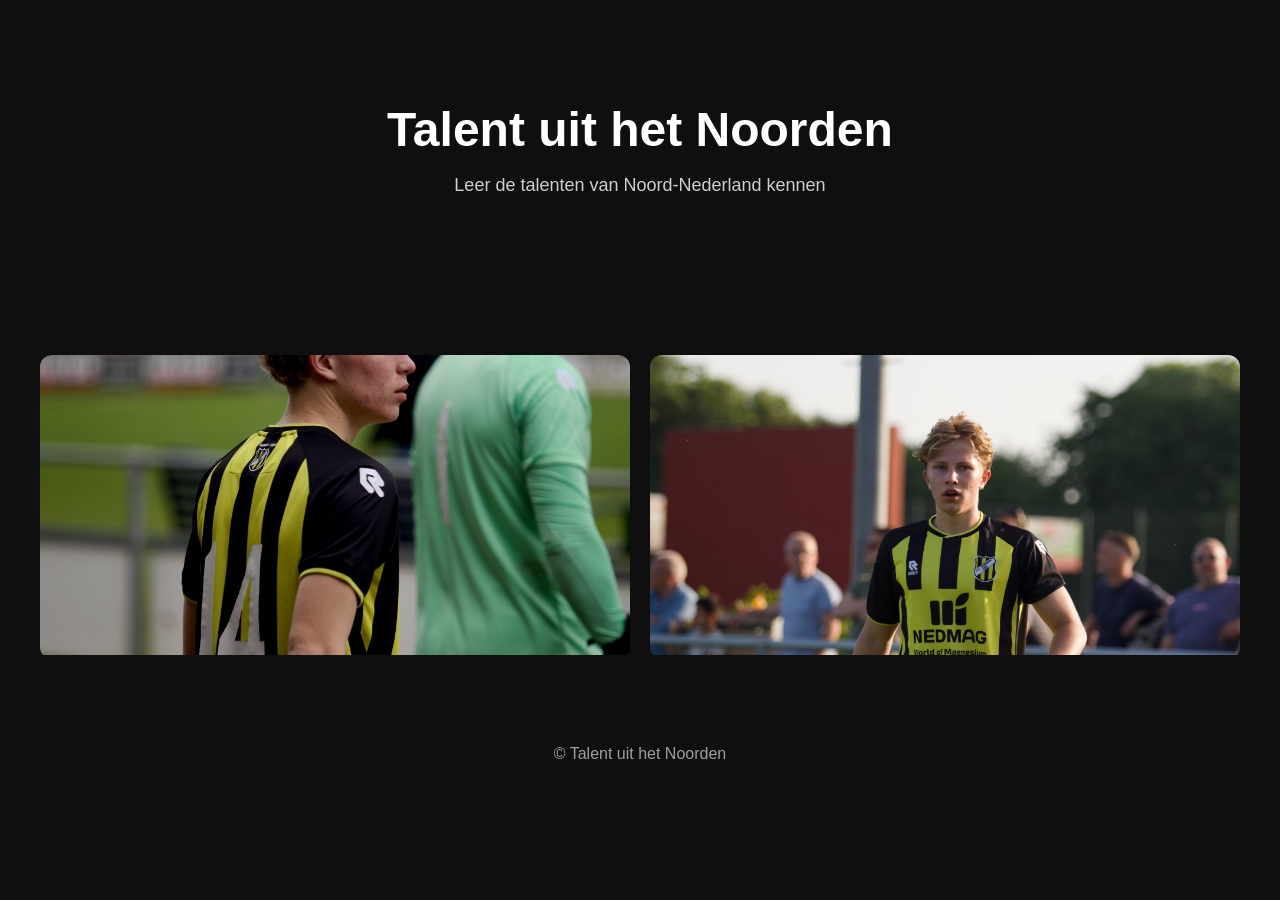
<file: index.html>
<!DOCTYPE html>
<html>
<head>
    <title></title>
   <meta name="viewport" content="width=device-width, initial-scale=1.0">
    <link rel="stylesheet" href="style.css">
</head>
<body>

    <header class="hero">
  <h1>Talent uit het Noorden</h1>
  <p>Leer de talenten van Noord-Nederland kennen</p>
</header>

<section class="players">

  <a href="melvin.html" class="player-card">
    <img src="melvinindex.jpg" alt="Melvin">
    <div class="name">Melvin Tehubijuluw</div>
  </a>

  <a href="leon.html" class="player-card">
    <img src="leonindex.jpg" alt="Leon">
    <div class="name">Leon Tehubijuluw</div>
  </a>

</section>

<footer>
  <p>© Talent uit het Noorden</p>
</footer>

</body>
</html>
</file>
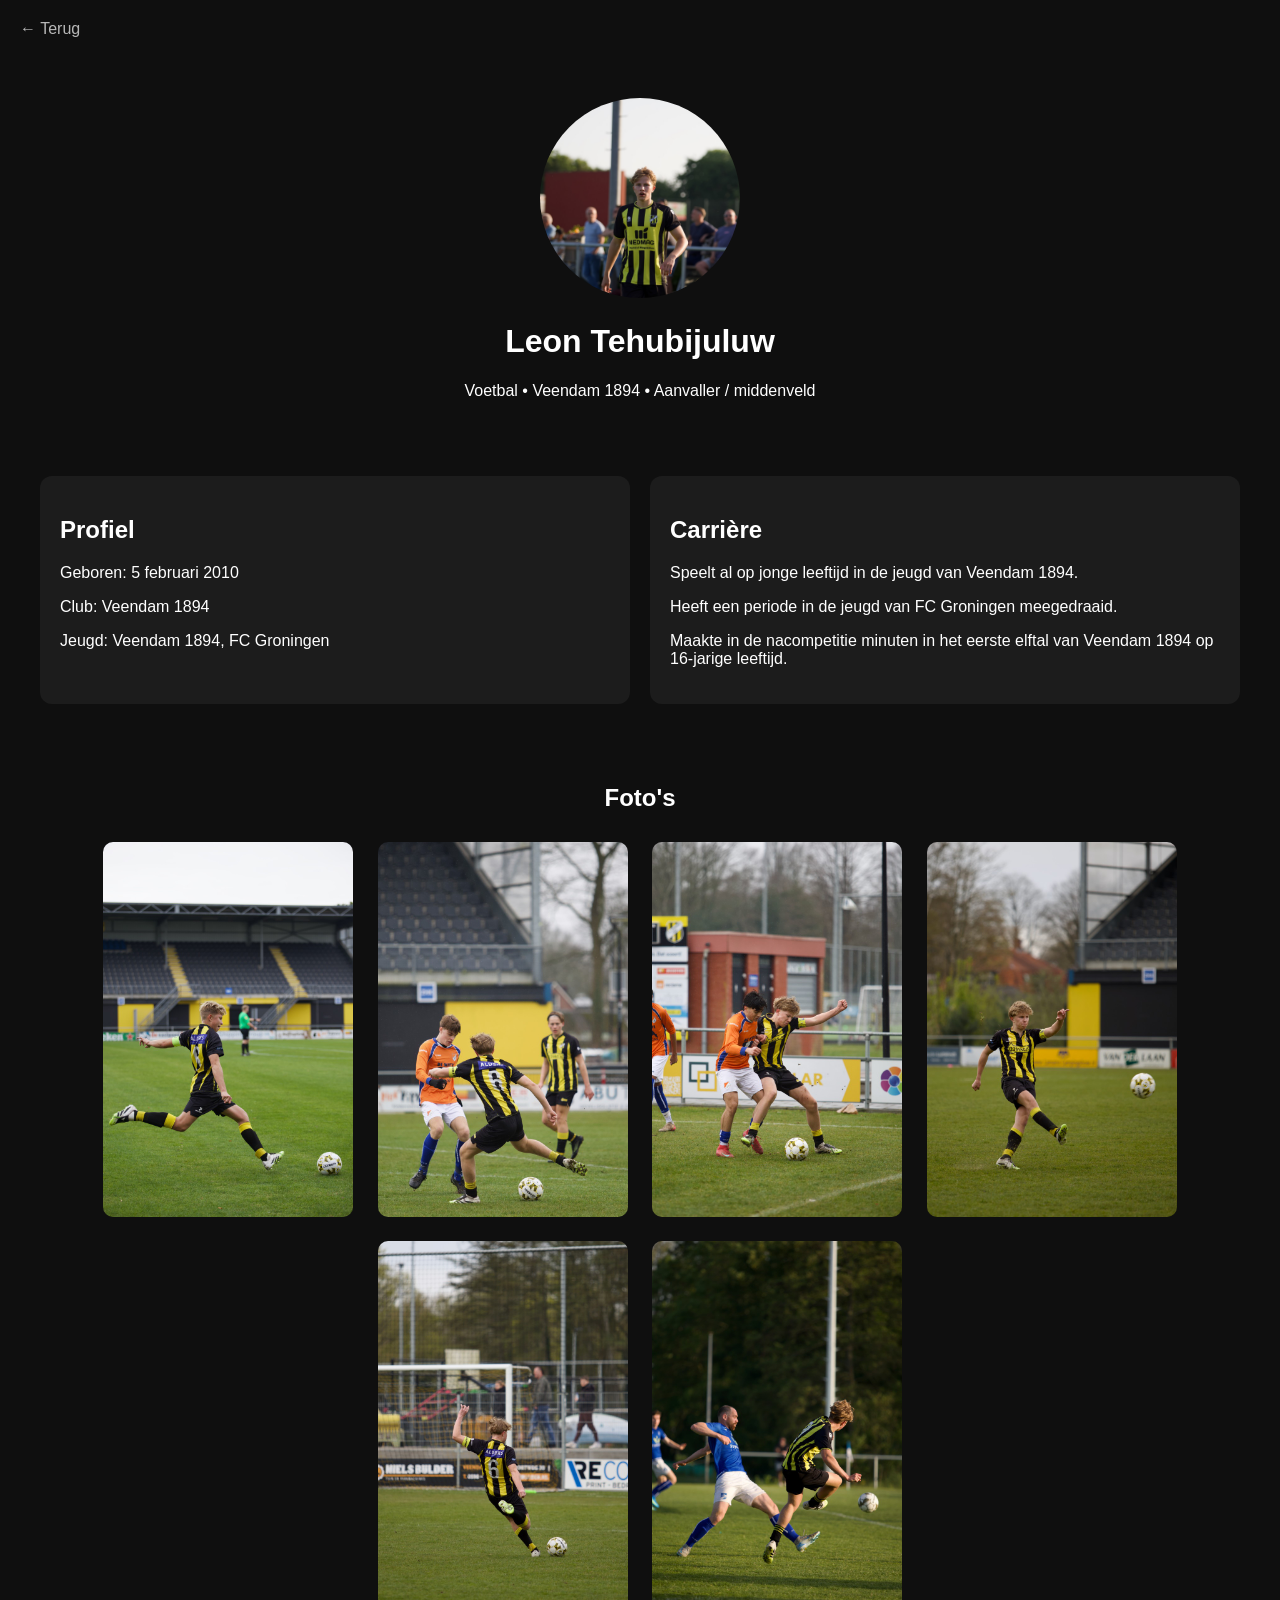
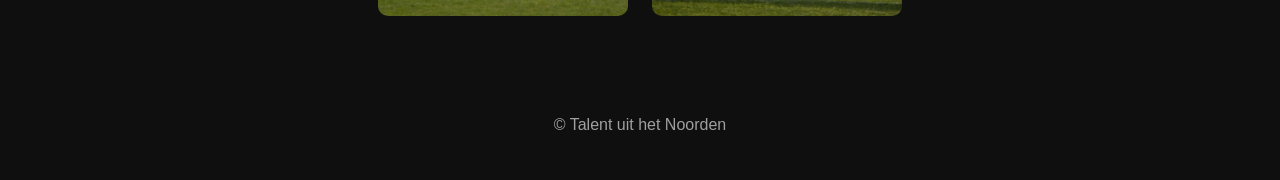
<file: leon.html>
<!DOCTYPE html>
<html>
<head>
    <title></title>
    <meta name="viewport" content="width=device-width, initial-scale=1.0">
    <title>Leon Tehubijuluw | Talent uit het Noorden</title>
    <link rel="stylesheet" href="style.css">
</head>
<body>

  
<a href="index.html" class="back">← Terug</a>

<header class="player-hero">
  <img src="leonindex.jpg" alt="Leon">
  <h1>Leon Tehubijuluw</h1>
  <p>Voetbal • Veendam 1894 • Aanvaller / middenveld</p>
</header>

<section class="info">

  <div class="box">
    <h2>Profiel</h2>
    <p>Geboren: 5 februari 2010</p>
    <p>Club: Veendam 1894</p>
    <p>Jeugd: Veendam 1894, FC Groningen</p>
  </div>

  <div class="box">
    <h2>Carrière</h2>
    <p>Speelt al op jonge leeftijd in de jeugd van Veendam 1894.</p>
    <p>Heeft een periode in de jeugd van FC Groningen meegedraaid.</p>
    <p>Maakte in de nacompetitie minuten in het eerste elftal van Veendam 1894 op 16-jarige leeftijd.</p>
  </div>

</section>

<section class="gallery">
  <h2>Foto's</h2>
  <img src="leonschot.jpg">
  <img src="leon1.jpg">
  <img src="leon2.jpg">
  <img src="leon3.jpg">
  <img src="leon4.jpg">
  <img src="leon5.jpg">
</section>

<footer>
  <p>© Talent uit het Noorden</p>
</footer> 

</body>
</html>
</file>
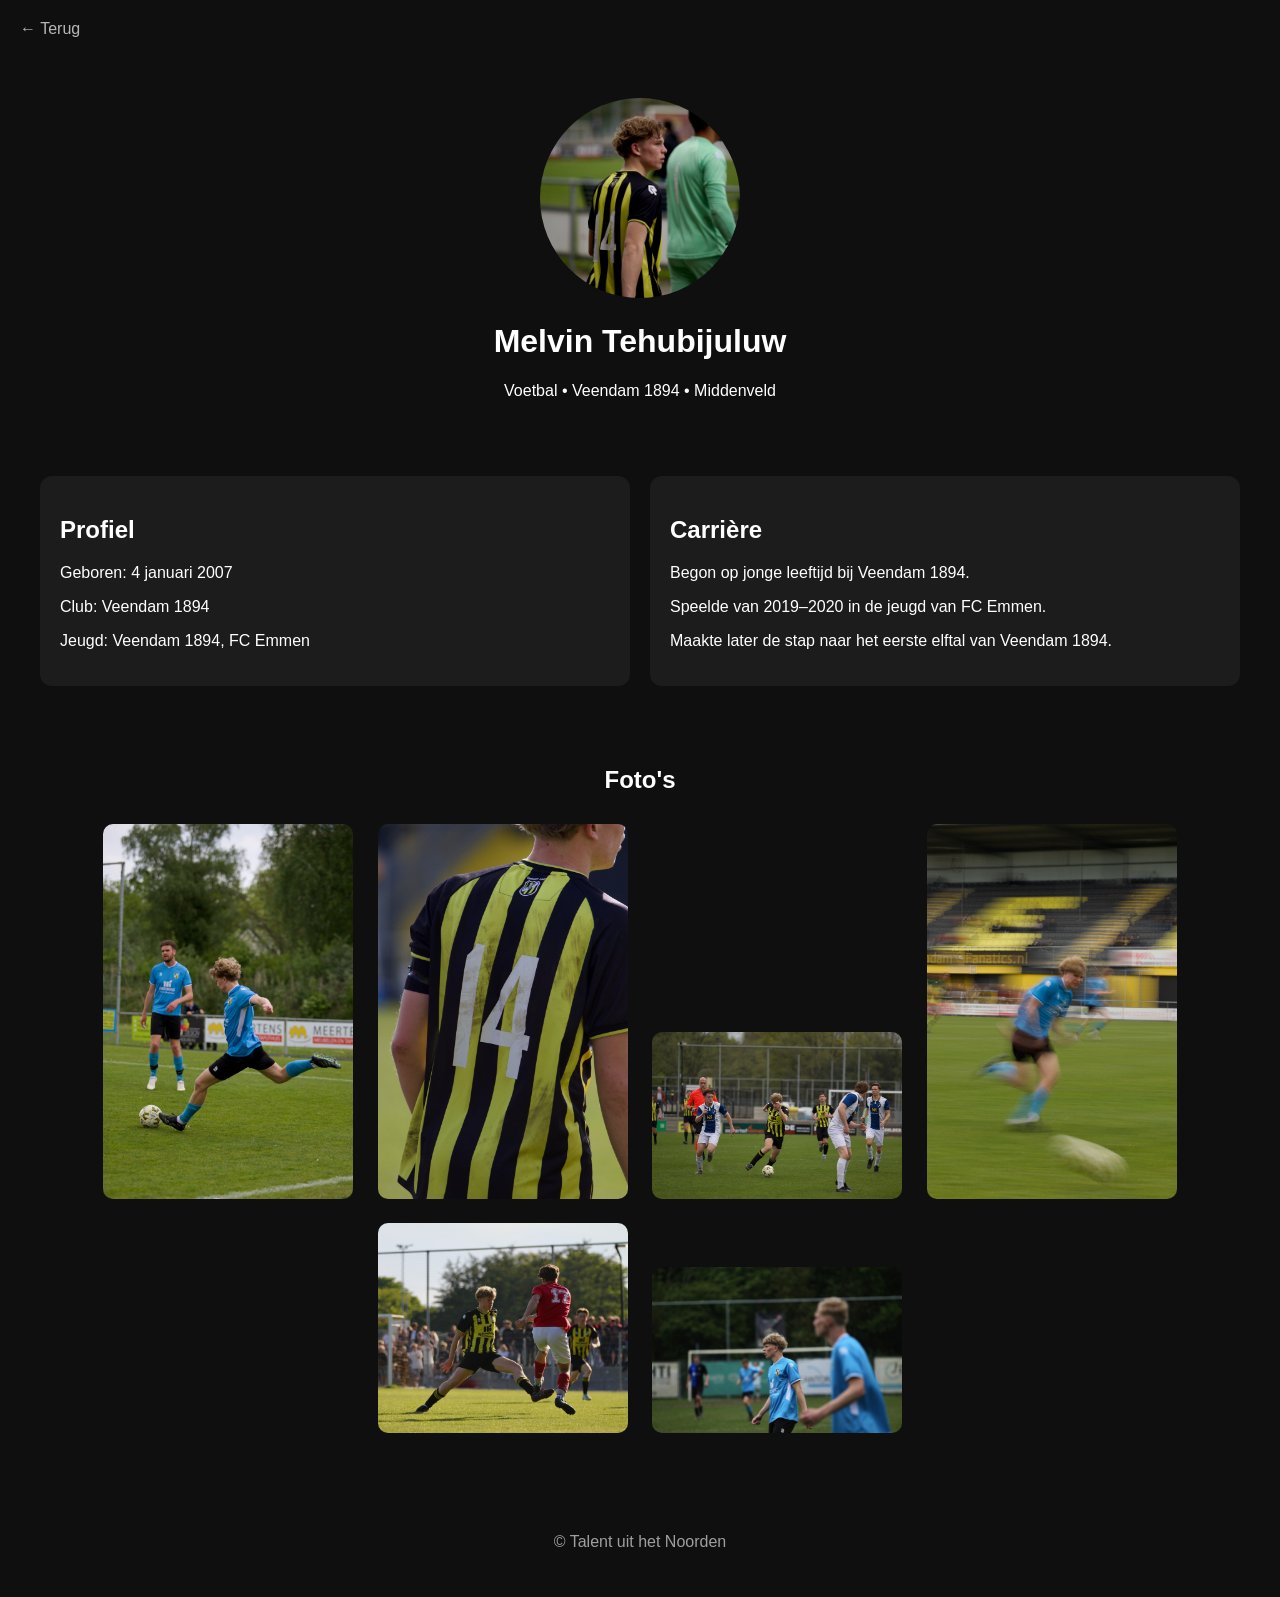
<file: melvin.html>
<!DOCTYPE html>
<html>
<head>
    <title></title>
    <meta name="viewport" content="width=device-width, initial-scale=1.0">
      <title>Melvin Tehubijuluw | Talent uit het Noorden</title>
    <link rel="stylesheet" href="style.css">
</head>
<body>

  <a href="index.html" class="back">← Terug</a>

<header class="player-hero">
  <img src="melvinindex.jpg" alt="Melvin">
  <h1>Melvin Tehubijuluw</h1>
  <p>Voetbal • Veendam 1894 • Middenveld</p>
</header>

<section class="info">

  <div class="box">
    <h2>Profiel</h2>
    <p>Geboren: 4 januari 2007</p>
    <p>Club: Veendam 1894</p>
    <p>Jeugd: Veendam 1894, FC Emmen</p>
  </div>

  <div class="box">
    <h2>Carrière</h2>
    <p>Begon op jonge leeftijd bij Veendam 1894.</p>
    <p>Speelde van 2019–2020 in de jeugd van FC Emmen.</p>
    <p>Maakte later de stap naar het eerste elftal van Veendam 1894.</p>
  </div>

</section>

<section class="gallery">
  <h2>Foto's</h2>
  <img src="melschot.jpg">
  <img src="melvin1.jpg">
  <img src="melvin2.jpg">
  <img src="melvin3.jpg">
  <img src="melvin4.jpg">
  <img src="melvin5.jpg">
</section>

<footer>
  <p>© Talent uit het Noorden</p>
</footer>

</body>
</html>
</file>
<file: style.css>
/* 1. BASIS */
body {
  margin: 0;
  font-family: Arial, sans-serif;
  background: #0f0f0f;
  color: white;
}

/* 2. HERO */
.hero {
  height: 35vh;
  text-align: center;
  display: flex;
  flex-direction: column;
  justify-content: center;
  align-items: center;
  text-align: center;
}

.hero h1 {
  font-size: 48px;
  margin: 0;
}

.hero p {
  font-size: 18px;
  opacity: 0.8;
}

/* 3. PLAYERS GRID */
.players {
  display: grid;
  grid-template-columns: repeat(auto-fit, minmax(250px, 1fr));
  gap: 20px;
  padding: 40px;
}

/* 4. PLAYER CARD */
.player-card {
  position: relative;
  display: block;
  overflow: hidden;
  border-radius: 12px;
  text-decoration: none;
  color: white;
}

/* IMAGE */
.player-card img {
  width: 100%;
  height: 300px;
  object-fit: cover;
  transition: 0.4s ease;
}

/* HOVER EFFECT */
.player-card:hover img {
  transform: scale(1.05);
  filter: brightness(60%);
}

/* NAME OVER IMAGE */
.name {
  position: absolute;
  bottom: 15px;
  left: 15px;
  font-size: 18px;
  font-weight: bold;
  opacity: 0;
  transition: 0.3s ease;
}

/* SHOW NAME ON HOVER */
.player-card:hover .name {
  opacity: 1;
}

/* 5. FOOTER */
footer {
  text-align: center;
  padding: 30px;
  opacity: 0.6;
}

/* TERUG KNOP */
.back {
  display: inline-block;
  margin: 20px;
  color: white;
  text-decoration: none;
  opacity: 0.7;
}

/* HERO SPELER */
.player-hero {
  text-align: center;
  padding: 40px 20px;
}

.player-hero img {
  width: 200px;
  height: 200px;
  object-fit: cover;
  border-radius: 50%;
}

/* INFO SECTIE */
.info {
  display: grid;
  grid-template-columns: repeat(auto-fit, minmax(250px, 1fr));
  gap: 20px;
  padding: 20px 40px;
}

.box {
  background: #1c1c1c;
  padding: 20px;
  border-radius: 12px;
}

/* GALLERY */
.gallery {
  padding: 40px;
  text-align: center;
}

.gallery img {
  width: 250px;
  margin: 10px;
  border-radius: 10px;
}
</file>
